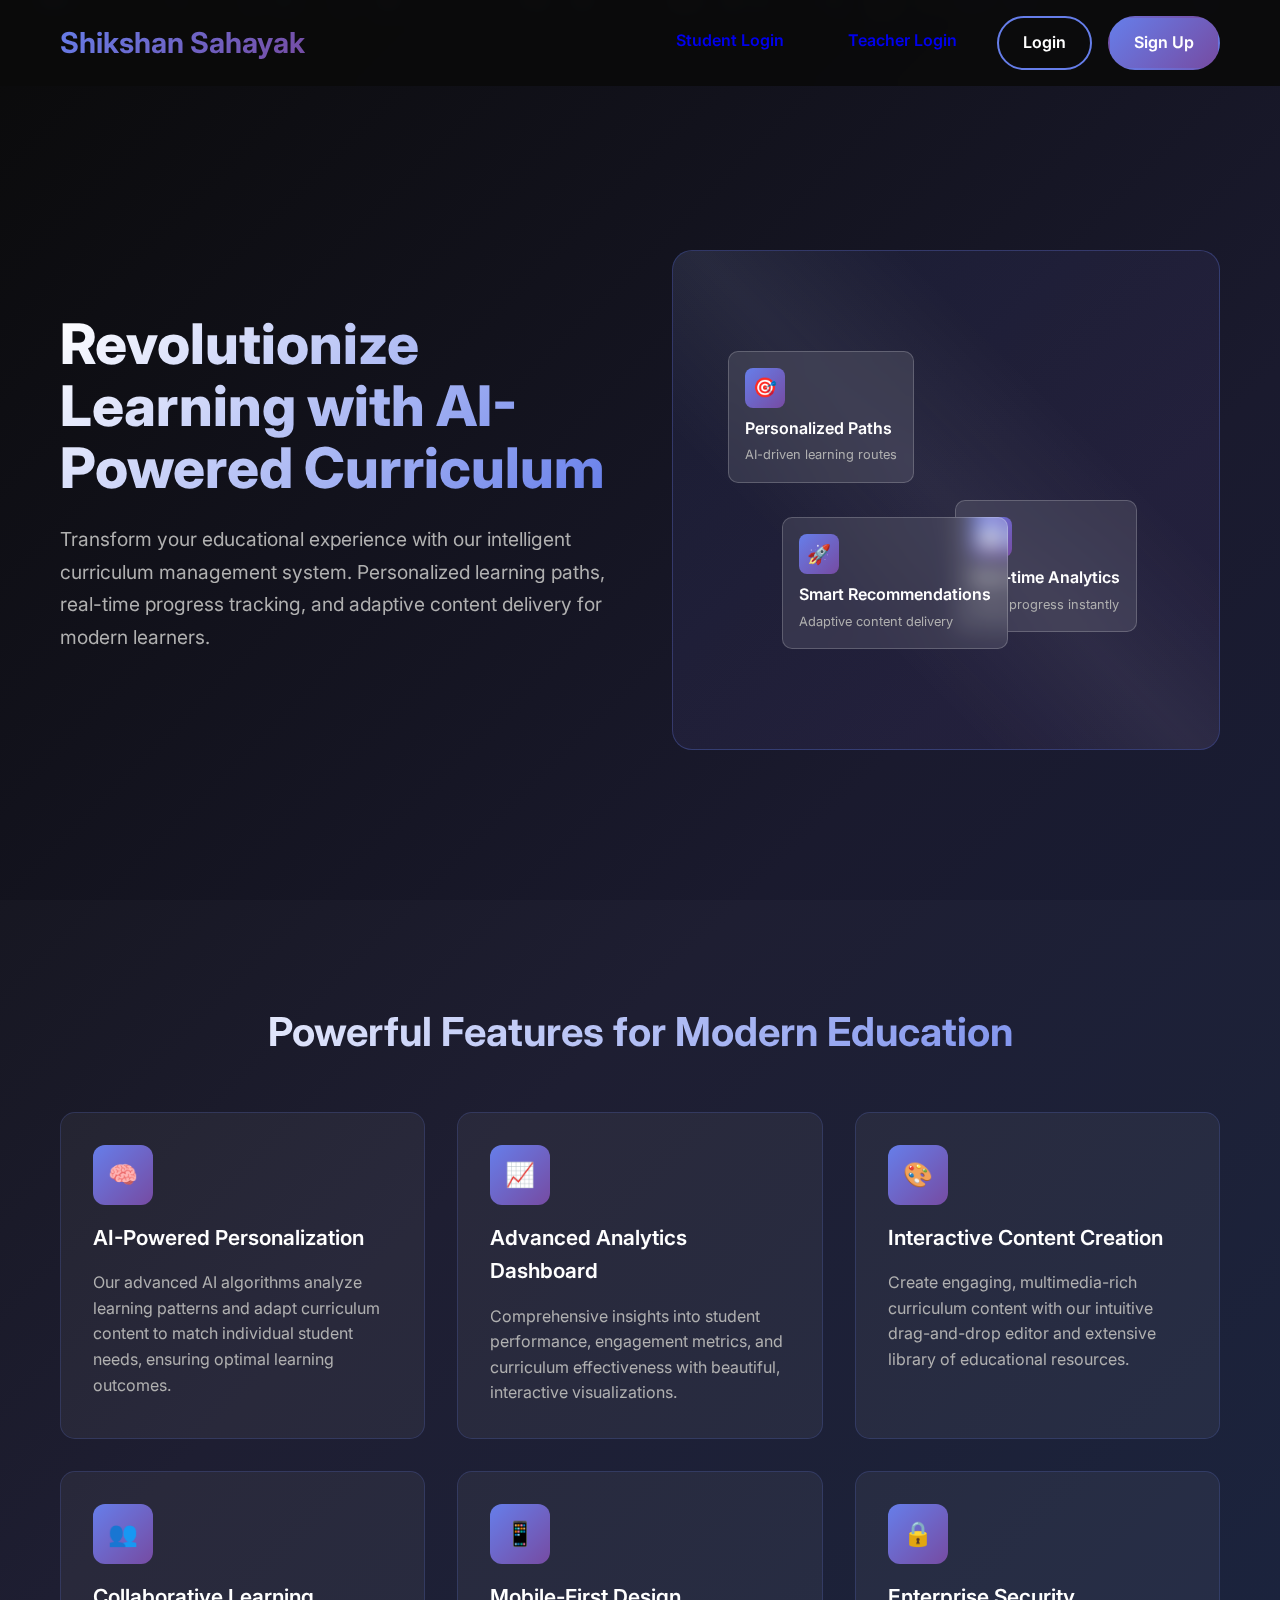
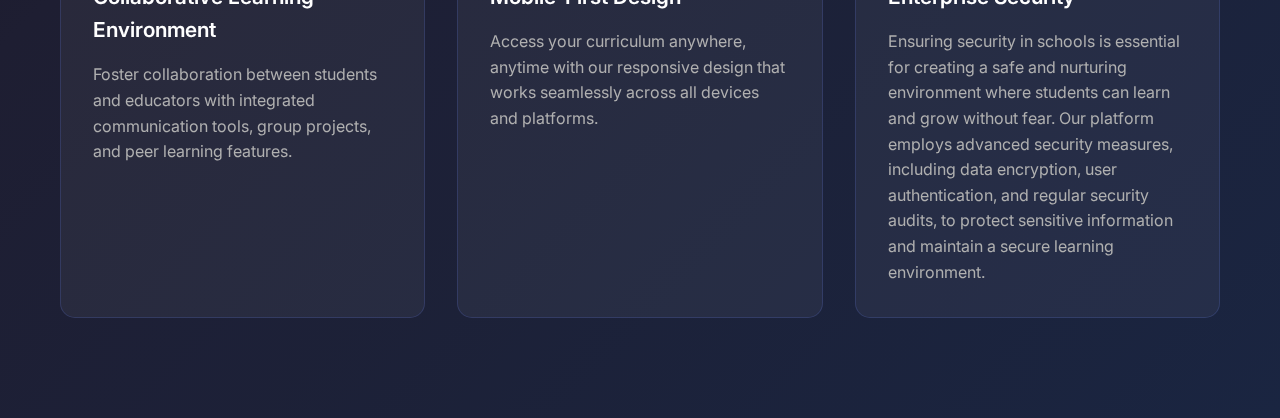
<file: public/home/index.html>
<!DOCTYPE html>
<html lang="en">
<head>
    <meta charset="UTF-8">
    <meta name="viewport" content="width=device-width, initial-scale=1.0">
    <title>Shikshan Sahayak</title>
    <link rel="stylesheet" href="style.css">
    <link href="https://fonts.googleapis.com/css2?family=Inter:wght@400;600;700&display=swap" rel="stylesheet">
</head>
<body>
    <!-- Particles Background -->
    <div class="particles" id="particles"></div>

    <!-- Header -->
    <header>
        <nav class="container">
            <div class="logo">Shikshan Sahayak</div>
            <div class="auth-buttons">
                <a href="file:///C:/Users/bhave/Desktop/SIH2025/SIH-project/public/student/student.html" target="_blank" class="btn">Student Login</a>
                <a href="file:///C:/Users/bhave/Desktop/SIH2025/SIH-project/public/teacher/teacher.html" target="_blank" class="btn">Teacher Login</a>
                <a href="#" class="btn btn-login">Login</a>
                <a href="#" class="btn btn-signup">Sign Up</a>
            </div>
        </nav>
    </header>

    <!-- Hero Section -->
    <section class="hero">
        <div class="container">
            <div class="hero-content">
                <div class="hero-text">
                    <h1>Revolutionize Learning with AI-Powered Curriculum</h1>
                    <p>Transform your educational experience with our intelligent curriculum management system. Personalized learning paths, real-time progress tracking, and adaptive content delivery for modern learners.</p>
                    <div class="hero-buttons">
                        <!-- <a href="#" class="btn btn-primary">Get Started Free</a> -->
                    </div>
                </div>
                <div class="hero-visual">
                    <div class="dashboard-preview">
                        <div class="feature-cards">
                            <div class="feature-card">
                                <div class="card-icon">🎯</div>
                                <div class="card-title">Personalized Paths</div>
                                <div class="card-desc">AI-driven learning routes</div>
                            </div>
                            <div class="feature-card">
                                <div class="card-icon">📊</div>
                                <div class="card-title">Real-time Analytics</div>
                                <div class="card-desc">Track progress instantly</div>
                            </div>
                            <div class="feature-card">
                                <div class="card-icon">🚀</div>
                                <div class="card-title">Smart Recommendations</div>
                                <div class="card-desc">Adaptive content delivery</div>
                            </div>
                        </div>
                    </div>
                </div>
            </div>
        </div>
    </section>

    <!-- Features Section -->
    <section class="features">
        <div class="container">
            <h2 class="section-title">Powerful Features for Modern Education</h2>
            <div class="features-grid">
                <div class="feature-item">
                    <div class="feature-icon">🧠</div>
                    <h3>AI-Powered Personalization</h3>
                    <p>Our advanced AI algorithms analyze learning patterns and adapt curriculum content to match individual student needs, ensuring optimal learning outcomes.</p>
                </div>
                <div class="feature-item">
                    <div class="feature-icon">📈</div>
                    <h3>Advanced Analytics Dashboard</h3>
                    <p>Comprehensive insights into student performance, engagement metrics, and curriculum effectiveness with beautiful, interactive visualizations.</p>
                </div>
                <div class="feature-item">
                    <div class="feature-icon">🎨</div>
                    <h3>Interactive Content Creation</h3>
                    <p>Create engaging, multimedia-rich curriculum content with our intuitive drag-and-drop editor and extensive library of educational resources.</p>
                </div>
                <div class="feature-item">
                    <div class="feature-icon">👥</div>
                    <h3>Collaborative Learning Environment</h3>
                    <p>Foster collaboration between students and educators with integrated communication tools, group projects, and peer learning features.</p>
                </div>
                <div class="feature-item">
                    <div class="feature-icon">📱</div>
                    <h3>Mobile-First Design</h3>
                    <p>Access your curriculum anywhere, anytime with our responsive design that works seamlessly across all devices and platforms.</p>
                </div>
                <div class="feature-item">
                    <div class="feature-icon">🔒</div>
                    <h3>Enterprise Security</h3>
                    <p>Ensuring security in schools is essential for creating a safe and nurturing environment where students can learn and grow without fear. Our platform employs advanced security measures, including data encryption, user authentication, and regular security audits, to protect sensitive information and maintain a secure learning environment.</p>
                </div>
            </div>
        </div>
    </section>


    <script src="app.js"></script>
</body>
</html>
</file>
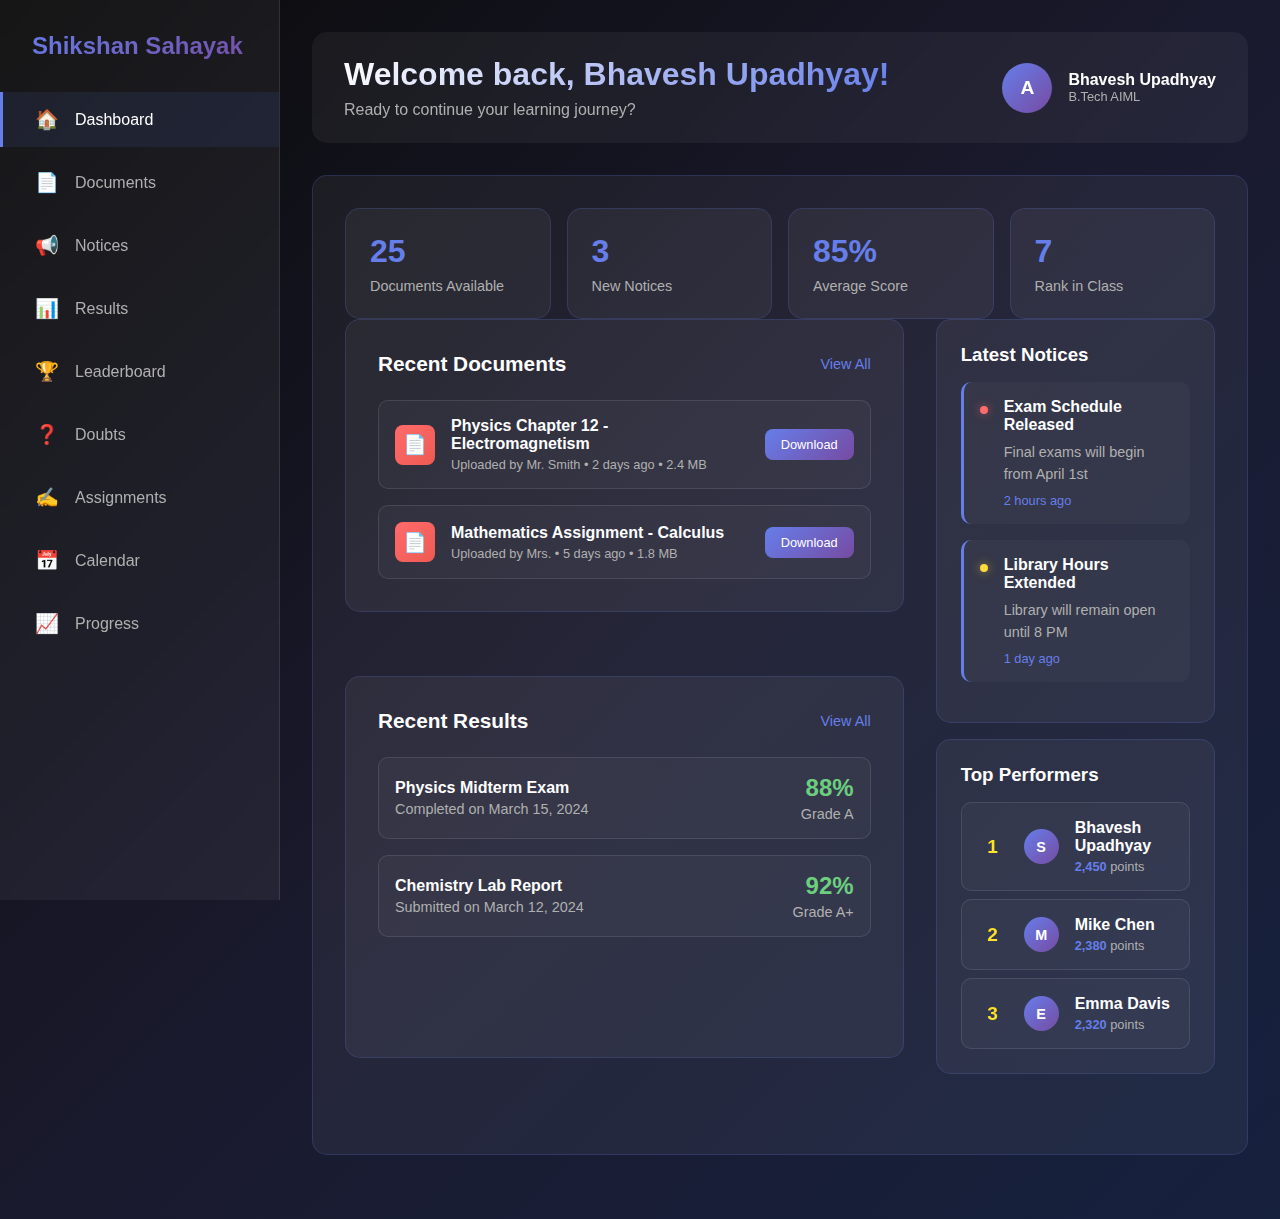
<file: public/student/student.html>
<!DOCTYPE html>
<html lang="en">
<head>
    <meta charset="UTF-8">
    <meta name="viewport" content="width=device-width, initial-scale=1.0">
    <title>Student Dashboard - Shikshan Sahayak System</title>
    <link rel="stylesheet" href="student.css">
</head>
<body>
    <div class="container">
        <!-- Sidebar -->
        <nav class="sidebar">
            <div class="logo">Shikshan Sahayak</div>
            <ul class="nav-menu">
                <li class="nav-item">
                    <a href="#" class="nav-link active" data-section="dashboard">
                        <span class="nav-icon">🏠</span>
                        Dashboard
                    </a>
                </li>
                <li class="nav-item">
                    <a href="#" class="nav-link" data-section="documents">
                        <span class="nav-icon">📄</span>
                        Documents
                    </a>
                </li>
                <li class="nav-item">
                    <a href="#" class="nav-link" data-section="notices">
                        <span class="nav-icon">📢</span>
                        Notices
                    </a>
                </li>
                <li class="nav-item">
                    <a href="#" class="nav-link" data-section="results">
                        <span class="nav-icon">📊</span>
                        Results
                    </a>
                </li>
                <li class="nav-item">
                    <a href="#" class="nav-link" data-section="leaderboard">
                        <span class="nav-icon">🏆</span>
                        Leaderboard
                    </a>
                </li>
                <li class="nav-item">
                    <a href="#" class="nav-link" data-section="doubts">
                        <span class="nav-icon">❓</span>
                        Doubts
                    </a>
                </li>
                <li class="nav-item">
                    <a href="#" class="nav-link" data-section="assignments">
                        <span class="nav-icon">✍️</span>
                        Assignments
                    </a>
                </li>
                <li class="nav-item">
                    <a href="#" class="nav-link" data-section="calendar">
                        <span class="nav-icon">📅</span>
                        Calendar
                    </a>
                </li>
                <li class="nav-item">
                    <a href="#" class="nav-link" data-section="progress">
                        <span class="nav-icon">📈</span>
                        Progress
                    </a>
                </li>
            </ul>
        </nav>

        <!-- Main Content -->
        <main class="main-content">
            <!-- Header -->
            <div class="header">
                <div class="welcome-text">
                    <h1>Welcome back, Bhavesh Upadhyay!</h1>
                    <p>Ready to continue your learning journey?</p>
                </div>
                <div class="user-profile">
                    <div class="user-avatar">A</div>
                    <div>
                        <div style="font-weight: 600;">Bhavesh Upadhyay</div>
                        <div style="font-size: 0.8rem; color: #b0b0b0;">B.Tech AIML</div>
                    </div>
                </div>
            </div>

            <!-- Dashboard Overview -->
            <div id="dashboard-section" class="content-section">
                <div class="stats-grid">
                    <div class="stat-card">
                        <div class="stat-number">25</div>
                        <div class="stat-label">Documents Available</div>
                    </div>
                    <div class="stat-card">
                        <div class="stat-number">3</div>
                        <div class="stat-label">New Notices</div>
                    </div>
                    <div class="stat-card">
                        <div class="stat-number">85%</div>
                        <div class="stat-label">Average Score</div>
                    </div>
                    <div class="stat-card">
                        <div class="stat-number">7</div>
                        <div class="stat-label">Rank in Class</div>
                    </div>
                </div>

                <div class="dashboard-grid">
                    <div class="main-section">
                        <!-- Recent Documents -->
                        <div class="content-section">
                            <div class="section-header">
                                <h2 class="section-title">Recent Documents</h2>
                                <a href="#" class="view-all">View All</a>
                            </div>
                            <div class="document-list">
                                <div class="document-item">
                                    <div class="doc-icon pdf-icon">📄</div>
                                    <div class="doc-details">
                                        <div class="doc-title">Physics Chapter 12 - Electromagnetism</div>
                                        <div class="doc-meta">Uploaded by Mr. Smith • 2 days ago • 2.4 MB</div>
                                    </div>
                                    <button class="doc-download">Download</button>
                                </div>
                                <div class="document-item">
                                    <div class="doc-icon pdf-icon">📄</div>
                                    <div class="doc-details">
                                        <div class="doc-title">Mathematics Assignment - Calculus</div>
                                        <div class="doc-meta">Uploaded by Mrs. • 5 days ago • 1.8 MB</div>
                                    </div>
                                    <button class="doc-download">Download</button>
                                </div>
                            </div>
                        </div>

                        <!-- Recent Results -->
                        <div class="content-section">
                            <div class="section-header">
                                <h2 class="section-title">Recent Results</h2>
                                <a href="#" class="view-all">View All</a>
                            </div>
                            <div class="result-item">
                                <div class="result-info">
                                    <h4>Physics Midterm Exam</h4>
                                    <p>Completed on March 15, 2024</p>
                                </div>
                                <div class="result-score">
                                    <div class="score">88%</div>
                                    <div class="grade">Grade A</div>
                                </div>
                            </div>
                            <div class="result-item">
                                <div class="result-info">
                                    <h4>Chemistry Lab Report</h4>
                                    <p>Submitted on March 12, 2024</p>
                                </div>
                                <div class="result-score">
                                    <div class="score">92%</div>
                                    <div class="grade">Grade A+</div>
                                </div>
                            </div>
                        </div>
                    </div>

                    <!-- Sidebar Content -->
                    <div>
                        <!-- Quick Notices -->
                        <div class="sidebar-section">
                            <h3 style="margin-bottom: 1rem; color: #ffffff;">Latest Notices</h3>
                            <div class="notice-item">
                                <div class="notice-priority high-priority"></div>
                                <div class="notice-content">
                                    <h4>Exam Schedule Released</h4>
                                    <p>Final exams will begin from April 1st</p>
                                    <div class="notice-time">2 hours ago</div>
                                </div>
                            </div>
                            <div class="notice-item">
                                <div class="notice-priority medium-priority"></div>
                                <div class="notice-content">
                                    <h4>Library Hours Extended</h4>
                                    <p>Library will remain open until 8 PM</p>
                                    <div class="notice-time">1 day ago</div>
                                </div>
                            </div>
                        </div>

                        <!-- Leaderboard Preview -->
                        <div class="sidebar-section">
                            <h3 style="margin-bottom: 1rem; color: #ffffff;">Top Performers</h3>
                            <div class="leaderboard-list">
                                <div class="leaderboard-item">
                                    <div class="rank top3">1</div>
                                    <div class="student-avatar">S</div>
                                    <div class="student-info">
                                        <div class="student-name">Bhavesh Upadhyay</div>
                                        <div class="student-points"><span class="points">2,450</span> points</div>
                                    </div>
                                </div>
                                <div class="leaderboard-item">
                                    <div class="rank top3">2</div>
                                    <div class="student-avatar">M</div>
                                    <div class="student-info">
                                        <div class="student-name">Mike Chen</div>
                                        <div class="student-points"><span class="points">2,380</span> points</div>
                                    </div>
                                </div>
                                <div class="leaderboard-item">
                                    <div class="rank top3">3</div>
                                    <div class="student-avatar">E</div>
                                    <div class="student-info">
                                        <div class="student-name">Emma Davis</div>
                                        <div class="student-points"><span class="points">2,320</span> points</div>
                                    </div>
                                </div>
                            </div>
                        </div>
                    </div>
                </div>
            </div>

            <!-- Documents Section -->
            <div id="documents-section" class="content-section hidden">
                <div class="section-header">
                    <h2 class="section-title">All Documents</h2>
                </div>
                <div class="document-list">
                    <div class="document-item">
                        <div class="doc-icon pdf-icon">📄</div>
                        <div class="doc-details">
                            <div class="doc-title">Physics Chapter 12 - Electromagnetism</div>
                            <div class="doc-meta">Uploaded by Mr. Smith • 2 days ago • 2.4 MB</div>
                        </div>
                        <button class="doc-download">Download</button>
                    </div>
                    <div class="document-item">
                        <div class="doc-icon pdf-icon">📄</div>
                        <div class="doc-details">
                            <div class="doc-title">Mathematics Assignment - Calculus</div>
                            <div class="doc-meta">Uploaded by Mrs. • 5 days ago • 1.8 MB</div>
                        </div>
                        <button class="doc-download">Download</button>
                    </div>
                    <div class="document-item">
                        <div class="doc-icon pdf-icon">📄</div>
                        <div class="doc-details">
                            <div class="doc-title">Chemistry Lab Manual</div>
                            <div class="doc-meta">Uploaded by Dr. Brown • 1 week ago • 5.2 MB</div>
                        </div>
                        <button class="doc-download">Download</button>
                    </div>
                    <div class="document-item">
                        <div class="doc-icon pdf-icon">📄</div>
                        <div class="doc-details">
                            <div class="doc-title">Biology Notes - Cell Structure</div>
                            <div class="doc-meta">Uploaded by Ms. Taylor • 1 week ago • 3.1 MB</div>
                        </div>
                        <button class="doc-download">Download</button>
                    </div>
                </div>
            </div>

            <!-- Notices Section -->
            <div id="notices-section" class="content-section hidden">
                <div class="section-header">
                    <h2 class="section-title">All Notices</h2>
                </div>
                <div class="notice-item">
                    <div class="notice-priority high-priority"></div>
                    <div class="notice-content">
                        <h4>Exam Schedule Released</h4>
                        <p>Final examinations will begin from April 1st, 2024. Please check the detailed schedule on the notice board and prepare accordingly.</p>
                        <div class="notice-time">2 hours ago</div>
                    </div>
                </div>
                <div class="notice-item">
                    <div class="notice-priority medium-priority"></div>
                    <div class="notice-content">
                        <h4>Library Hours Extended</h4>
                        <p>Due to upcoming exams, library hours have been extended. The library will remain open until 8 PM on weekdays.</p>
                        <div class="notice-time">1 day ago</div>
                    </div>
                </div>
                <div class="notice-item">
                    <div class="notice-priority low-priority"></div>
                    <div class="notice-content">
                        <h4>Science Fair Registration Open</h4>
                        <p>Registration for the annual science fair is now open. Students interested in participating should submit their project proposals by March 30th.</p>
                        <div class="notice-time">3 days ago</div>
                    </div>
                </div>
            </div>

            <!-- Results Section -->
            <div id="results-section" class="content-section hidden">
                <div class="section-header">
                    <h2 class="section-title">All Results</h2>
                </div>
                <div class="result-item">
                    <div class="result-info">
                        <h4>Physics Midterm Exam</h4>
                        <p>Completed on March 15, 2024</p>
                    </div>
                    <div class="result-score">
                        <div class="score">88%</div>
                        <div class="grade">Grade A</div>
                    </div>
                </div>
                <div class="result-item">
                    <div class="result-info">
                        <h4>Chemistry Lab Report</h4>
                        <p>Submitted on March 12, 2024</p>
                    </div>
                    <div class="result-score">
                        <div class="score">92%</div>
                        <div class="grade">Grade A+</div>
                    </div>
                </div>
                <div class="result-item">
                    <div class="result-info">
                        <h4>Mathematics Quiz - Derivatives</h4>
                        <p>Completed on March 8, 2024</p>
                    </div>
                    <div class="result-score">
                        <div class="score">76%</div>
                        <div class="grade">Grade B+</div>
                    </div>
                </div>
                <div class="result-item">
                    <div class="result-info">
                        <h4>Biology Assignment - Genetics</h4>
                        <p>Submitted on March 5, 2024</p>
                    </div>
                    <div class="result-score">
                        <div class="score">94%</div>
                        <div class="grade">Grade A+</div>
                    </div>
                </div>
                <div class="result-item">
                    <div class="result-info">
                        <h4>English Literature Essay</h4>
                        <p>Submitted on March 1, 2024</p>
                    </div>
                    <div class="result-score">
                        <div class="score">82%</div>
                        <div class="grade">Grade A-</div>
                    </div>
                </div>
            </div>

            <!-- Leaderboard Section -->
            <div id="leaderboard-section" class="content-section hidden">
                <div class="section-header">
                    <h2 class="section-title">Class Leaderboard</h2>
                </div>
                <div class="leaderboard-list">
                    <div class="leaderboard-item" style="background: rgba(102, 126, 234, 0.1); border-color: #667eea;">
                        <div class="rank top3">1</div>
                        <div class="student-avatar">A</div>
                        <div class="student-info">
                            <div class="student-name">Bhavesh Upadhyay (You)</div>
                            <div class="student-points"><span class="points">2,450</span> points</div>
                        </div>
                    </div>
                    <div class="leaderboard-item">
                        <div class="rank top3">2</div>
                        <div class="student-avatar">M</div>
                        <div class="student-info">
                            <div class="student-name">Mike Chen</div>
                            <div class="student-points"><span class="points">2,380</span> points</div>
                        </div>
                    </div>
                    <div class="leaderboard-item">
                        <div class="rank top3">3</div>
                        <div class="student-avatar">E</div>
                        <div class="student-info">
                            <div class="student-name">Emma Davis</div>
                            <div class="student-points"><span class="points">2,320</span> points</div>
                        </div>
                    </div>
                    <div class="leaderboard-item">
                        <div class="rank">4</div>
                        <div class="student-avatar">J</div>
                        <div class="student-info">
                            <div class="student-name">James Rodriguez</div>
                            <div class="student-points"><span class="points">2,280</span> points</div>
                        </div>
                    </div>
                    <div class="leaderboard-item">
                        <div class="rank">5</div>
                        <div class="student-avatar">L</div>
                        <div class="student-info">
                            <div class="student-name">Lisa Thompson</div>
                            <div class="student-points"><span class="points">2,250</span> points</div>
                        </div>
                    </div>
                    <div class="leaderboard-item">
                        <div class="rank">6</div>
                        <div class="student-avatar">D</div>
                        <div class="student-info">
                            <div class="student-name">David Park</div>
                            <div class="student-points"><span class="points">2,180</span> points</div>
                        </div>
                    </div>
                   <div class="leaderboard-item">
                        <div class="rank">7</div>
                        <div class="student-avatar">S</div>
                        <div class="student-info">
                            <div class="student-name">Student</div>
                            <div class="student-points"><span class="points">2,150</span> points</div>
                        </div>
                    </div>
                    </div>
                    <div class="leaderboard-item">
                        <div class="rank">8</div>
                        <div class="student-avatar">R</div>
                        <div class="student-info">
                            <div class="student-name">Rachel Green</div>
                            <div class="student-points"><span class="points">2,120</span> points</div>
                        </div>
                    </div>
                </div>
            </div>

            <!-- Doubts Section -->
            <div id="doubts-section" class="content-section hidden">
                <div class="section-header">
                    <h2 class="section-title">Ask a Doubt</h2>
                </div>
                <div class="doubt-form">
                    <textarea class="doubt-input" placeholder="Type your doubt or question here..."></textarea>
                    <button class="doubt-submit">Submit Doubt</button>
                </div>
                
                <div class="section-header">
                    <h2 class="section-title">My Previous Doubts</h2>
                </div>
                <div class="doubt-list">
                    <div class="doubt-item">
                        <div class="doubt-header">
                            <div class="doubt-status status-answered">Answered</div>
                        </div>
                        <div class="doubt-question">
                            <strong>Q:</strong> Can you explain the difference between electric field and magnetic field?
                        </div>
                        <div class="doubt-meta">Asked 2 days ago • Answered by Mr. Smith</div>
                    </div>
                    <div class="doubt-item">
                        <div class="doubt-header">
                            <div class="doubt-status status-pending">Pending</div>
                        </div>
                        <div class="doubt-question">
                            <strong>Q:</strong> How do I solve quadratic equations using the discriminant method?
                        </div>
                        <div class="doubt-meta">Asked 5 hours ago</div>
                    </div>
                    <div class="doubt-item">
                        <div class="doubt-header">
                            <div class="doubt-status status-answered">Answered</div>
                        </div>
                        <div class="doubt-question">
                            <strong>Q:</strong> What are the key differences between mitosis and meiosis?
                        </div>
                        <div class="doubt-meta">Asked 1 week ago • Answered by Ms. Taylor</div>
                    </div>
                </div>
            </div>

            <!-- Assignments Section -->
            <div id="assignments-section" class="content-section hidden">
                <div class="section-header">
                    <h2 class="section-title">Assignments</h2>
                </div>
                <div class="document-list">
                    <div class="document-item" style="border-left: 3px solid #ff6b6b;">
                        <div class="doc-icon" style="background: linear-gradient(135deg, #ff6b6b, #ee5a52);">⚠️</div>
                        <div class="doc-details">
                            <div class="doc-title">Physics Lab Report - Pendulum Experiment</div>
                            <div class="doc-meta">Due: March 25, 2024 • Subject: Physics</div>
                        </div>
                        <button class="doc-download" style="background: linear-gradient(135deg, #ff6b6b, #ee5a52);">Submit</button>
                    </div>
                    <div class="document-item" style="border-left: 3px solid #ffd93d;">
                        <div class="doc-icon" style="background: linear-gradient(135deg, #ffd93d, #ffed4e);">⏰</div>
                        <div class="doc-details">
                            <div class="doc-title">Mathematics Problem Set - Integration</div>
                            <div class="doc-meta">Due: March 28, 2024 • Subject: Mathematics</div>
                        </div>
                        <button class="doc-download" style="background: linear-gradient(135deg, #ffd93d, #ffed4e); color: #333;">Submit</button>
                    </div>
                    <div class="document-item" style="border-left: 3px solid #6bcf7f;">
                        <div class="doc-icon" style="background: linear-gradient(135deg, #6bcf7f, #5cb85c);">✅</div>
                        <div class="doc-details">
                            <div class="doc-title">Chemistry Research Paper</div>
                            <div class="doc-meta">Submitted on March 15, 2024 • Grade: A+ (94%)</div>
                        </div>
                        <button class="doc-download" style="background: linear-gradient(135deg, #6bcf7f, #5cb85c);">View</button>
                    </div>
                </div>
            </div>

            <!-- Calendar Section -->
            <div id="calendar-section" class="content-section hidden">
                <div class="section-header">
                    <h2 class="section-title">Upcoming Events</h2>
                </div>
                <div class="document-list">
                    <div class="document-item">
                        <div class="doc-icon" style="background: linear-gradient(135deg, #667eea, #764ba2);">📅</div>
                        <div class="doc-details">
                            <div class="doc-title">Physics Midterm Exam</div>
                            <div class="doc-meta">March 25, 2024 • 10:00 AM - 12:00 PM • Room 301</div>
                        </div>
                    </div>
                    <div class="document-item">
                        <div class="doc-icon" style="background: linear-gradient(135deg, #667eea, #764ba2);">📅</div>
                        <div class="doc-details">
                            <div class="doc-title">Chemistry Lab Session</div>
                            <div class="doc-meta">March 27, 2024 • 2:00 PM - 4:00 PM • Lab 2B</div>
                        </div>
                    </div>
                    <div class="document-item">
                        <div class="doc-icon" style="background: linear-gradient(135deg, #667eea, #764ba2);">📅</div>
                        <div class="doc-details">
                            <div class="doc-title">Mathematics Quiz</div>
                            <div class="doc-meta">March 29, 2024 • 11:00 AM - 12:00 PM • Room 205</div>
                        </div>
                    </div>
                </div>
            </div>

            <!-- Progress Section -->
            <div id="progress-section" class="content-section hidden">
                <div class="section-header">
                    <h2 class="section-title">Subject Progress</h2>
                </div>
                <div class="progress-item">
                    <div class="progress-header">
                        <div class="progress-subject">Physics</div>
                        <div class="progress-percentage">85%</div>
                    </div>
                    <div class="progress-bar">
                        <div class="progress-fill" style="width: 85%;"></div>
                    </div>
                </div>
                <div class="progress-item">
                    <div class="progress-header">
                        <div class="progress-subject">Mathematics</div>
                        <div class="progress-percentage">92%</div>
                    </div>
                    <div class="progress-bar">
                        <div class="progress-fill" style="width: 92%;"></div>
                    </div>
                </div>
                <div class="progress-item">
                    <div class="progress-header">
                        <div class="progress-subject">Chemistry</div>
                        <div class="progress-percentage">78%</div>
                    </div>
                    <div class="progress-bar">
                        <div class="progress-fill" style="width: 78%;"></div>
                    </div>
                </div>
                <div class="progress-item">
                    <div class="progress-header">
                        <div class="progress-subject">Biology</div>
                        <div class="progress-percentage">88%</div>
                    </div>
                    <div class="progress-bar">
                        <div class="progress-fill" style="width: 88%;"></div>
                    </div>
                </div>
                <div class="progress-item">
                    <div class="progress-header">
                        <div class="progress-subject">English Literature</div>
                        <div class="progress-percentage">82%</div>
                    </div>
                    <div class="progress-bar">
                        <div class="progress-fill" style="width: 82%;"></div>
                    </div>
                </div>
            </div>
        </main>
    </div>



    <script src="student.js"></script>
</body>
</html>
</file>
<file: public/home/style.css>
* {
    margin: 0;
    padding: 0;
    box-sizing: border-box;
}

body {
    font-family: 'Inter', -apple-system, BlinkMacSystemFont, 'Segoe UI', Roboto, sans-serif;
    background: linear-gradient(135deg, #0a0a0a 0%, #1a1a2e 50%, #16213e 100%);
    color: #ffffff;
    overflow-x: hidden;
    line-height: 1.6;
}

.container {
    max-width: 1200px;
    margin: 0 auto;
    padding: 0 20px;
}

/* Header */
header {
    position: fixed;
    top: 0;
    width: 100%;
    background: rgba(10, 10, 10, 0.9);
    backdrop-filter: blur(10px);
    z-index: 1000;
    padding: 1rem 0;
    transition: all 0.3s ease;
}

nav {
    display: flex;
    justify-content: space-between;
    align-items: center;
}

.logo {
    font-size: 1.8rem;
    font-weight: 700;
    background: linear-gradient(135deg, #667eea 0%, #764ba2 100%);
    -webkit-background-clip: text;
    -webkit-text-fill-color: transparent;
    background-clip: text;
}

.auth-buttons {
    display: flex;
    gap: 1rem;
}

.btn {
    padding: 0.75rem 1.5rem;
    border: none;
    border-radius: 50px;
    font-weight: 600;
    cursor: pointer;
    transition: all 0.3s ease;
    text-decoration: none;
    display: inline-block;
    position: relative;
    overflow: hidden;
}

.btn-login {
    background: transparent;
    color: #ffffff;
    border: 2px solid #667eea;
}

.btn-login:hover {
    background: #667eea;
    transform: translateY(-2px);
    box-shadow: 0 10px 20px rgba(102, 126, 234, 0.3);
}

.btn-signup {
    background: linear-gradient(135deg, #667eea 0%, #764ba2 100%);
    color: #ffffff;
    border: 2px solid transparent;
}

.btn-signup:hover {
    transform: translateY(-2px);
    box-shadow: 0 10px 30px rgba(102, 126, 234, 0.4);
}

/* Hero Section */
.hero {
    min-height: 100vh;
    display: flex;
    align-items: center;
    position: relative;
    padding-top: 100px;
}

.hero-content {
    display: grid;
    grid-template-columns: 1fr 1fr;
    gap: 4rem;
    align-items: center;
}

.hero-text h1 {
    font-size: 3.5rem;
    font-weight: 800;
    margin-bottom: 1.5rem;
    line-height: 1.1;
    background: linear-gradient(135deg, #ffffff 0%, #667eea 100%);
    -webkit-background-clip: text;
    -webkit-text-fill-color: transparent;
    background-clip: text;
}

.hero-text p {
    font-size: 1.2rem;
    margin-bottom: 2rem;
    color: #b0b0b0;
    line-height: 1.7;
}

.hero-buttons {
    display: flex;
    gap: 1rem;
    margin-top: 2rem;
}

.btn-primary {
    background: linear-gradient(135deg, #667eea 0%, #764ba2 100%);
    color: white;
    padding: 1rem 2rem;
    font-size: 1.1rem;
}

.btn-secondary {
    background: transparent;
    color: #667eea;
    border: 2px solid #667eea;
    padding: 1rem 2rem;
    font-size: 1.1rem;
}

.btn-secondary:hover {
    background: rgba(102, 126, 234, 0.1);
}

/* Hero Visual */
.hero-visual {
    position: relative;
    height: 500px;
    display: flex;
    justify-content: center;
    align-items: center;
}

.dashboard-preview {
    width: 100%;
    height: 100%;
    background: linear-gradient(135deg, rgba(102, 126, 234, 0.1) 0%, rgba(118, 75, 162, 0.1) 100%);
    border-radius: 20px;
    border: 1px solid rgba(102, 126, 234, 0.3);
    position: relative;
    overflow: hidden;
    animation: float 6s ease-in-out infinite;
}

@keyframes float {
    0%, 100% { transform: translateY(0px); }
    50% { transform: translateY(-20px); }
}

.dashboard-preview::before {
    content: '';
    position: absolute;
    top: 0;
    left: 0;
    right: 0;
    bottom: 0;
    background: linear-gradient(45deg, transparent 30%, rgba(255, 255, 255, 0.05) 50%, transparent 70%);
    animation: shimmer 3s ease-in-out infinite;
}

@keyframes shimmer {
    0% { transform: translateX(-100%); }
    100% { transform: translateX(100%); }
}

.feature-cards {
    position: absolute;
    width: 100%;
    height: 100%;
}

.feature-card {
    position: absolute;
    background: rgba(255, 255, 255, 0.1);
    border-radius: 10px;
    padding: 1rem;
    border: 1px solid rgba(255, 255, 255, 0.2);
    backdrop-filter: blur(10px);
    animation: cardFloat 4s ease-in-out infinite;
}

.feature-card:nth-child(1) {
    top: 20%;
    left: 10%;
    animation-delay: 0s;
}

.feature-card:nth-child(2) {
    top: 50%;
    right: 15%;
    animation-delay: 1s;
}

.feature-card:nth-child(3) {
    bottom: 20%;
    left: 20%;
    animation-delay: 2s;
}

@keyframes cardFloat {
    0%, 100% { transform: translateY(0px) scale(1); }
    50% { transform: translateY(-10px) scale(1.02); }
}

.card-icon {
    width: 40px;
    height: 40px;
    background: linear-gradient(135deg, #667eea, #764ba2);
    border-radius: 8px;
    display: flex;
    align-items: center;
    justify-content: center;
    margin-bottom: 0.5rem;
    font-size: 1.2rem;
}

.card-title {
    font-weight: 600;
    margin-bottom: 0.25rem;
}

.card-desc {
    font-size: 0.8rem;
    color: #b0b0b0;
}

/* Features Section */
.features {
    padding: 100px 0;
    background: rgba(255, 255, 255, 0.02);
}

.section-title {
    text-align: center;
    font-size: 2.5rem;
    font-weight: 700;
    margin-bottom: 3rem;
    background: linear-gradient(135deg, #ffffff 0%, #667eea 100%);
    -webkit-background-clip: text;
    -webkit-text-fill-color: transparent;
    background-clip: text;
}

.features-grid {
    display: grid;
    grid-template-columns: repeat(auto-fit, minmax(300px, 1fr));
    gap: 2rem;
}

.feature-item {
    background: rgba(255, 255, 255, 0.05);
    border-radius: 15px;
    padding: 2rem;
    border: 1px solid rgba(102, 126, 234, 0.2);
    transition: all 0.3s ease;
    position: relative;
    overflow: hidden;
}

.feature-item:hover {
    transform: translateY(-10px);
    border-color: #667eea;
    box-shadow: 0 20px 40px rgba(102, 126, 234, 0.2);
}

.feature-item::before {
    content: '';
    position: absolute;
    top: 0;
    left: 0;
    right: 0;
    height: 3px;
    background: linear-gradient(135deg, #667eea, #764ba2);
    opacity: 0;
    transition: opacity 0.3s ease;
}

.feature-item:hover::before {
    opacity: 1;
}

.feature-icon {
    width: 60px;
    height: 60px;
    background: linear-gradient(135deg, #667eea, #764ba2);
    border-radius: 12px;
    display: flex;
    align-items: center;
    justify-content: center;
    margin-bottom: 1rem;
    font-size: 1.5rem;
}

.feature-item h3 {
    font-size: 1.3rem;
    font-weight: 600;
    margin-bottom: 1rem;
}

.feature-item p {
    color: #b0b0b0;
    line-height: 1.6;
}

/* Particles Background */
.particles {
    position: fixed;
    top: 0;
    left: 0;
    width: 100%;
    height: 100%;
    pointer-events: none;
    z-index: -1;
}

.particle {
    position: absolute;
    background: rgba(102, 126, 234, 0.6);
    border-radius: 50%;
    animation: particleFloat 15s linear infinite;
}

@keyframes particleFloat {
    0% {
 transform: translateY(100vh) rotate(0deg);
 opacity: 0;
    }
    10% {
 opacity: 1;
    }
    90% {
 opacity: 1;
    }
    100% {
 transform: translateY(-100px) rotate(360deg);
 opacity: 0;
    }
}

/* Responsive */
@media (max-width: 768px) {
    .hero-content {
 grid-template-columns: 1fr;
 gap: 2rem;
    }

    .hero-text h1 {
 font-size: 2.5rem;
    }

    .auth-buttons {
 flex-direction: column;
 gap: 0.5rem;
    }

    .hero-buttons {
 flex-direction: column;
    }

    .dashboard-preview {
 height: 300px;
    }
}
</file>
<file: public/student/student.css>
* {
            margin: 0;
            padding: 0;
            box-sizing: border-box;
        }

        body {
            font-family: 'Inter', -apple-system, BlinkMacSystemFont, 'Segoe UI', Roboto, sans-serif;
            background: linear-gradient(135deg, #0a0a0a 0%, #1a1a2e 50%, #16213e 100%);
            color: #ffffff;
            overflow-x: hidden;
        }

        .container {
            display: flex;
            min-height: 100vh;
        }

        /* Sidebar */
        .sidebar {
            width: 280px;
            background: rgba(255, 255, 255, 0.05);
            backdrop-filter: blur(10px);
            border-right: 1px solid rgba(255, 255, 255, 0.1);
            padding: 2rem 0;
            position: fixed;
            height: 100vh;
            overflow-y: auto;
            z-index: 100;
        }

        .logo {
            padding: 0 2rem;
            margin-bottom: 2rem;
            font-size: 1.5rem;
            font-weight: 700;
            background: linear-gradient(135deg, #667eea 0%, #764ba2 100%);
            -webkit-background-clip: text;
            -webkit-text-fill-color: transparent;
            background-clip: text;
        }

        .nav-menu {
            list-style: none;
        }

        .nav-item {
            margin-bottom: 0.5rem;
        }

        .nav-link {
            display: flex;
            align-items: center;
            padding: 1rem 2rem;
            color: #b0b0b0;
            text-decoration: none;
            transition: all 0.3s ease;
            border-left: 3px solid transparent;
        }

        .nav-link:hover,
        .nav-link.active {
            color: #ffffff;
            background: rgba(102, 126, 234, 0.1);
            border-left-color: #667eea;
        }

        .nav-icon {
            margin-right: 1rem;
            font-size: 1.2rem;
            width: 24px;
        }

        /* Main Content */
        .main-content {
            flex: 1;
            margin-left: 280px;
            padding: 2rem;
        }

        /* Header */
        .header {
            display: flex;
            justify-content: space-between;
            align-items: center;
            margin-bottom: 2rem;
            background: rgba(255, 255, 255, 0.05);
            padding: 1.5rem 2rem;
            border-radius: 15px;
            backdrop-filter: blur(10px);
        }

        .welcome-text h1 {
            font-size: 2rem;
            margin-bottom: 0.5rem;
            background: linear-gradient(135deg, #ffffff 0%, #667eea 100%);
            -webkit-background-clip: text;
            -webkit-text-fill-color: transparent;
            background-clip: text;
        }

        .welcome-text p {
            color: #b0b0b0;
        }

        .user-profile {
            display: flex;
            align-items: center;
            gap: 1rem;
        }

        .user-avatar {
            width: 50px;
            height: 50px;
            border-radius: 50%;
            background: linear-gradient(135deg, #667eea, #764ba2);
            display: flex;
            align-items: center;
            justify-content: center;
            font-size: 1.2rem;
            font-weight: 600;
        }

        /* Dashboard Grid */
        .dashboard-grid {
            display: grid;
            grid-template-columns: 2fr 1fr;
            gap: 2rem;
            margin-bottom: 2rem;
        }

        .main-section {
            display: grid;
            grid-template-rows: auto 1fr;
            gap: 2rem;
        }

        /* Stats Cards */
        .stats-grid {
            display: grid;
            grid-template-columns: repeat(auto-fit, minmax(200px, 1fr));
            gap: 1rem;
        }

        .stat-card {
            background: rgba(255, 255, 255, 0.05);
            border-radius: 15px;
            padding: 1.5rem;
            border: 1px solid rgba(102, 126, 234, 0.2);
            transition: all 0.3s ease;
        }

        .stat-card:hover {
            transform: translateY(-5px);
            border-color: #667eea;
            box-shadow: 0 10px 30px rgba(102, 126, 234, 0.2);
        }

        .stat-number {
            font-size: 2rem;
            font-weight: 700;
            color: #667eea;
            margin-bottom: 0.5rem;
        }

        .stat-label {
            color: #b0b0b0;
            font-size: 0.9rem;
        }

        /* Content Sections */
        .content-section {
            background: rgba(255, 255, 255, 0.05);
            border-radius: 15px;
            padding: 2rem;
            border: 1px solid rgba(102, 126, 234, 0.2);
            margin-bottom: 2rem;
        }

        .section-header {
            display: flex;
            justify-content: space-between;
            align-items: center;
            margin-bottom: 1.5rem;
        }

        .section-title {
            font-size: 1.3rem;
            font-weight: 600;
            color: #ffffff;
        }

        .view-all {
            color: #667eea;
            text-decoration: none;
            font-size: 0.9rem;
            transition: color 0.3s ease;
        }

        .view-all:hover {
            color: #764ba2;
        }

        /* Documents Section */
        .document-list {
            display: grid;
            gap: 1rem;
        }

        .document-item {
            display: flex;
            align-items: center;
            gap: 1rem;
            padding: 1rem;
            background: rgba(255, 255, 255, 0.03);
            border-radius: 10px;
            border: 1px solid rgba(255, 255, 255, 0.1);
            transition: all 0.3s ease;
        }

        .document-item:hover {
            background: rgba(102, 126, 234, 0.1);
            border-color: #667eea;
        }

        .doc-icon {
            width: 40px;
            height: 40px;
            border-radius: 8px;
            display: flex;
            align-items: center;
            justify-content: center;
            font-size: 1.2rem;
        }

        .pdf-icon {
            background: linear-gradient(135deg, #ff6b6b, #ee5a52);
        }

        .doc-details {
            flex: 1;
        }

        .doc-title {
            font-weight: 600;
            margin-bottom: 0.25rem;
        }

        .doc-meta {
            font-size: 0.8rem;
            color: #b0b0b0;
        }

        .doc-download {
            background: linear-gradient(135deg, #667eea, #764ba2);
            color: white;
            border: none;
            padding: 0.5rem 1rem;
            border-radius: 8px;
            cursor: pointer;
            font-size: 0.8rem;
            transition: all 0.3s ease;
        }

        .doc-download:hover {
            transform: translateY(-2px);
            box-shadow: 0 5px 15px rgba(102, 126, 234, 0.3);
        }

        /* Notice Section */
        .notice-item {
            display: flex;
            align-items: flex-start;
            gap: 1rem;
            padding: 1rem;
            background: rgba(255, 255, 255, 0.03);
            border-radius: 10px;
            border-left: 3px solid #667eea;
            margin-bottom: 1rem;
        }

        .notice-priority {
            width: 8px;
            height: 8px;
            border-radius: 50%;
            margin-top: 0.5rem;
            flex-shrink: 0;
        }

        .high-priority {
            background: #ff6b6b;
            box-shadow: 0 0 10px rgba(255, 107, 107, 0.5);
        }

        .medium-priority {
            background: #ffd93d;
            box-shadow: 0 0 10px rgba(255, 217, 61, 0.5);
        }

        .low-priority {
            background: #6bcf7f;
            box-shadow: 0 0 10px rgba(107, 207, 127, 0.5);
        }

        .notice-content h4 {
            margin-bottom: 0.5rem;
            color: #ffffff;
        }

        .notice-content p {
            color: #b0b0b0;
            font-size: 0.9rem;
            line-height: 1.5;
        }

        .notice-time {
            font-size: 0.8rem;
            color: #667eea;
            margin-top: 0.5rem;
        }

        /* Results Section */
        .result-item {
            display: flex;
            justify-content: space-between;
            align-items: center;
            padding: 1rem;
            background: rgba(255, 255, 255, 0.03);
            border-radius: 10px;
            border: 1px solid rgba(255, 255, 255, 0.1);
            margin-bottom: 1rem;
            transition: all 0.3s ease;
        }

        .result-item:hover {
            background: rgba(102, 126, 234, 0.1);
            border-color: #667eea;
        }

        .result-info h4 {
            margin-bottom: 0.25rem;
        }

        .result-info p {
            color: #b0b0b0;
            font-size: 0.9rem;
        }

        .result-score {
            text-align: right;
        }

        .score {
            font-size: 1.5rem;
            font-weight: 700;
            color: #6bcf7f;
            margin-bottom: 0.25rem;
        }

        .grade {
            font-size: 0.9rem;
            color: #b0b0b0;
        }

        /* Leaderboard */
        .leaderboard-list {
            display: grid;
            gap: 0.5rem;
        }

        .leaderboard-item {
            display: flex;
            align-items: center;
            gap: 1rem;
            padding: 1rem;
            background: rgba(255, 255, 255, 0.03);
            border-radius: 10px;
            border: 1px solid rgba(255, 255, 255, 0.1);
            transition: all 0.3s ease;
        }

        .leaderboard-item:hover {
            background: rgba(102, 126, 234, 0.1);
        }

        .rank {
            font-size: 1.2rem;
            font-weight: 700;
            color: #667eea;
            width: 30px;
            text-align: center;
        }

        .rank.top3 {
            background: linear-gradient(135deg, #ffd700, #ffed4e);
            -webkit-background-clip: text;
            -webkit-text-fill-color: transparent;
            background-clip: text;
        }

        .student-avatar {
            width: 35px;
            height: 35px;
            border-radius: 50%;
            background: linear-gradient(135deg, #667eea, #764ba2);
            display: flex;
            align-items: center;
            justify-content: center;
            font-weight: 600;
            font-size: 0.9rem;
        }

        .student-info {
            flex: 1;
        }

        .student-name {
            font-weight: 600;
            margin-bottom: 0.25rem;
        }

        .student-points {
            font-size: 0.8rem;
            color: #b0b0b0;
        }

        .points {
            font-weight: 600;
            color: #667eea;
        }

        /* Doubt Section */
        .doubt-form {
            margin-bottom: 2rem;
        }

        .doubt-input {
            width: 100%;
            background: rgba(255, 255, 255, 0.05);
            border: 1px solid rgba(255, 255, 255, 0.2);
            border-radius: 10px;
            padding: 1rem;
            color: #ffffff;
            font-family: inherit;
            resize: vertical;
            min-height: 80px;
            margin-bottom: 1rem;
        }

        .doubt-input:focus {
            outline: none;
            border-color: #667eea;
            box-shadow: 0 0 0 2px rgba(102, 126, 234, 0.2);
        }

        .doubt-submit {
            background: linear-gradient(135deg, #667eea, #764ba2);
            color: white;
            border: none;
            padding: 0.75rem 1.5rem;
            border-radius: 8px;
            cursor: pointer;
            font-weight: 600;
            transition: all 0.3s ease;
        }

        .doubt-submit:hover {
            transform: translateY(-2px);
            box-shadow: 0 5px 15px rgba(102, 126, 234, 0.3);
        }

        .doubt-list {
            display: grid;
            gap: 1rem;
        }

        .doubt-item {
            background: rgba(255, 255, 255, 0.03);
            border-radius: 10px;
            padding: 1rem;
            border: 1px solid rgba(255, 255, 255, 0.1);
        }

        .doubt-header {
            display: flex;
            justify-content: between;
            align-items: center;
            margin-bottom: 0.5rem;
        }

        .doubt-status {
            padding: 0.25rem 0.75rem;
            border-radius: 20px;
            font-size: 0.8rem;
            font-weight: 600;
        }

        .status-pending {
            background: rgba(255, 217, 61, 0.2);
            color: #ffd93d;
        }

        .status-answered {
            background: rgba(107, 207, 127, 0.2);
            color: #6bcf7f;
        }

        .doubt-question {
            margin-bottom: 1rem;
            line-height: 1.5;
        }

        .doubt-meta {
            font-size: 0.8rem;
            color: #b0b0b0;
        }

        /* Progress Section */
        .progress-item {
            margin-bottom: 1.5rem;
        }

        .progress-header {
            display: flex;
            justify-content: space-between;
            align-items: center;
            margin-bottom: 0.5rem;
        }

        .progress-subject {
            font-weight: 600;
        }

        .progress-percentage {
            color: #667eea;
            font-weight: 600;
        }

        .progress-bar {
            height: 8px;
            background: rgba(255, 255, 255, 0.1);
            border-radius: 4px;
            overflow: hidden;
        }

        .progress-fill {
            height: 100%;
            background: linear-gradient(135deg, #667eea, #764ba2);
            border-radius: 4px;
            transition: width 0.3s ease;
        }

        /* Sidebar Items */
        .sidebar-section {
            background: rgba(255, 255, 255, 0.05);
            border-radius: 15px;
            padding: 1.5rem;
            border: 1px solid rgba(102, 126, 234, 0.2);
            margin-bottom: 1rem;
        }

        /* Responsive */
        @media (max-width: 768px) {
            .sidebar {
                transform: translateX(-100%);
                transition: transform 0.3s ease;
            }

            .sidebar.open {
                transform: translateX(0);
            }

            .main-content {
                margin-left: 0;
                padding: 1rem;
            }

            .dashboard-grid {
                grid-template-columns: 1fr;
            }

            .stats-grid {
                grid-template-columns: repeat(2, 1fr);
            }
        }

        /* Animations */
        @keyframes fadeInUp {
            from {
                opacity: 0;
                transform: translateY(20px);
            }
            to {
                opacity: 1;
                transform: translateY(0);
            }
        }

        .content-section {
            animation: fadeInUp 0.6s ease-out;
        }

        .hidden {
            display: none;
        }
</file>
